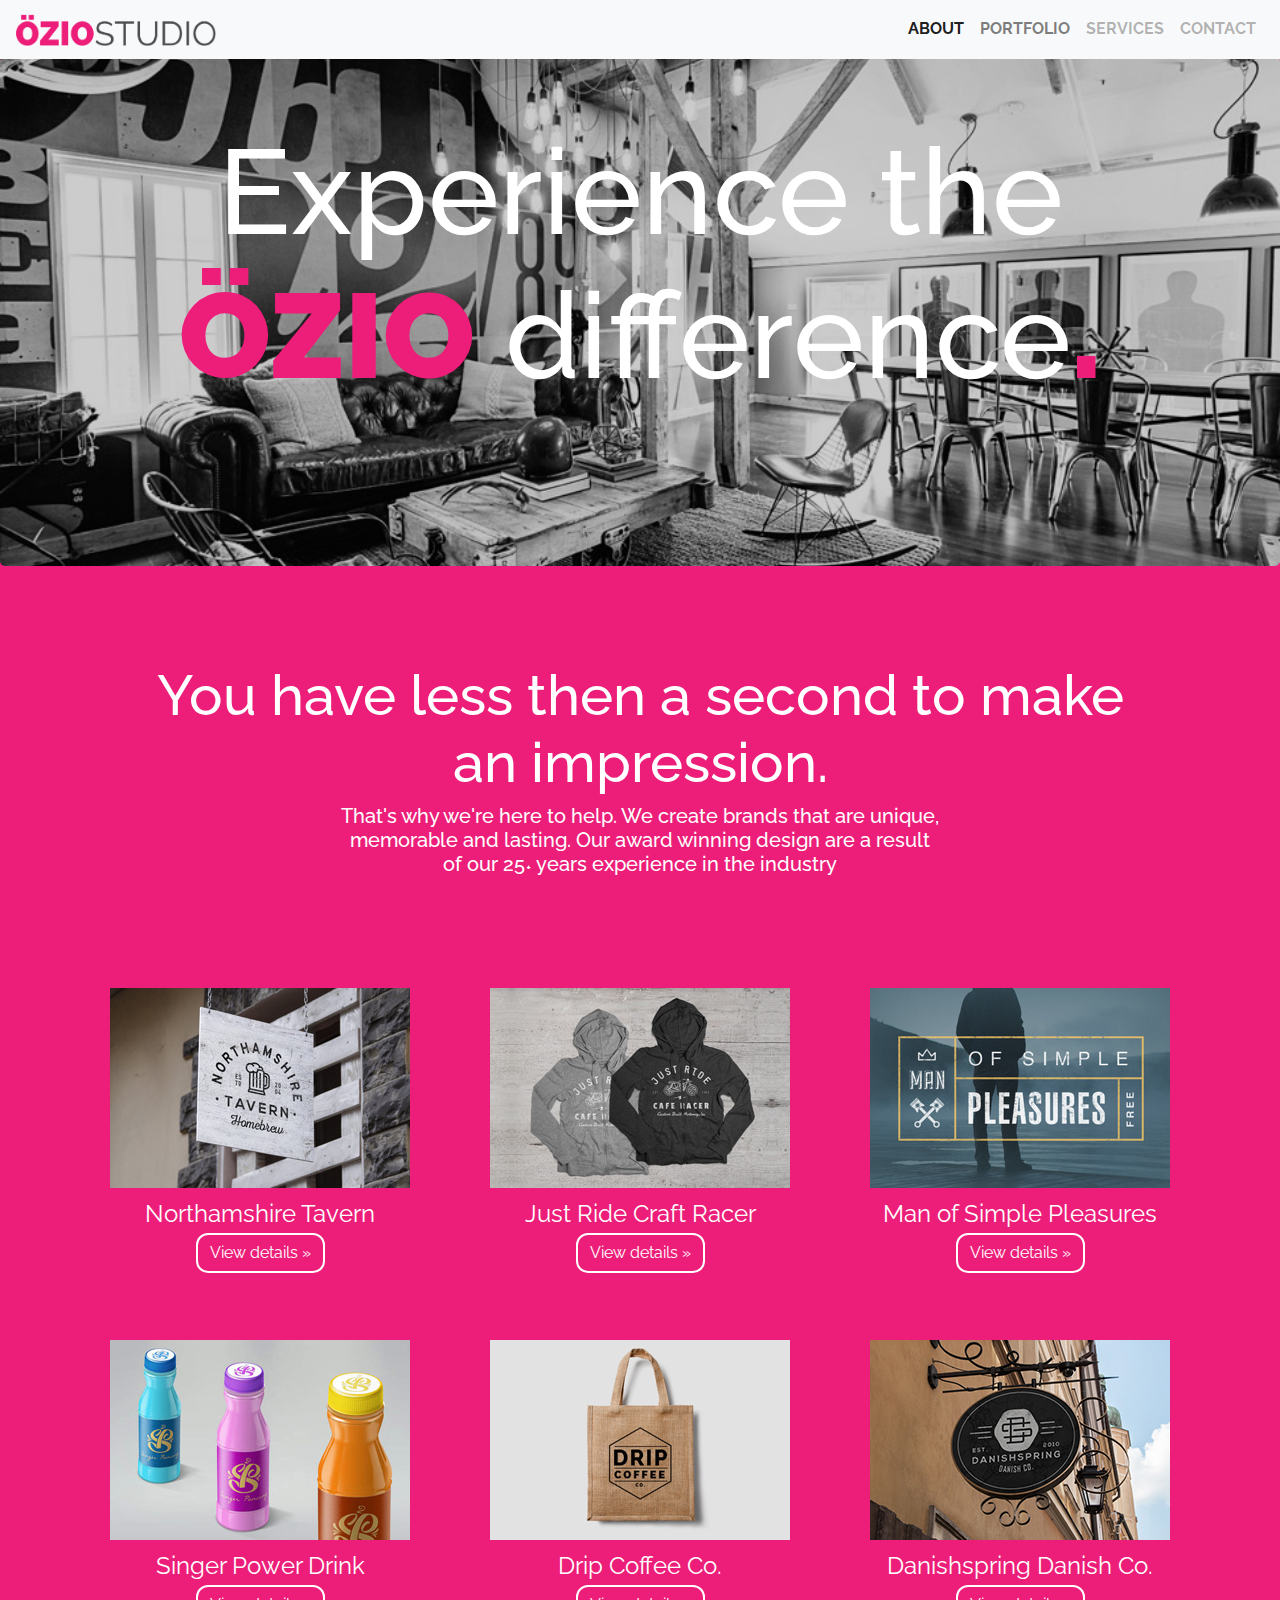
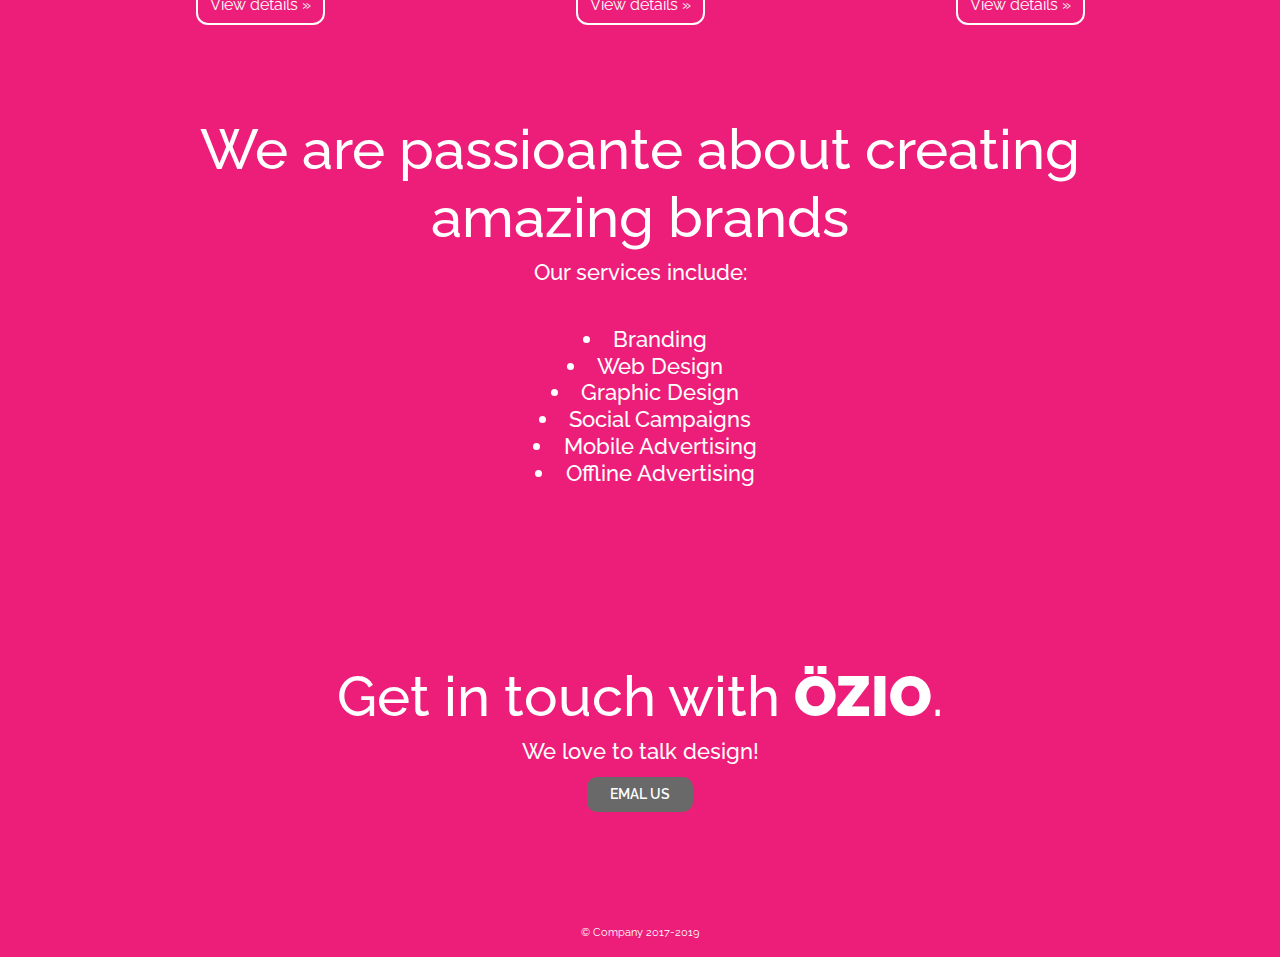
<file: index.htm>
<!DOCTYPE html>
<!-- saved from url=(0053)https://getbootstrap.com/docs/4.3/examples/jumbotron/ -->
<html lang="en"><head><meta http-equiv="Content-Type" content="text/html; charset=UTF-8">
    
    <meta name="viewport" content="width=device-width, initial-scale=1, shrink-to-fit=no">
    <meta name="description" content="">
    <meta name="author" content="Mark Otto, Jacob Thornton, and Bootstrap contributors">
    <meta name="generator" content="Jekyll v3.8.5">
    <title>Jumbotron Template · Bootstrap</title>

    <link rel="canonical" href="https://getbootstrap.com/docs/4.3/examples/jumbotron/">

    <!-- Bootstrap core CSS -->
    <link href="./assignmentone_files/bootstrap.min.css" rel="stylesheet" integrity="sha384-ggOyR0iXCbMQv3Xipma34MD+dH/1fQ784/j6cY/iJTQUOhcWr7x9JvoRxT2MZw1T" crossorigin="anonymous">
    
    <!-- Google Font -->
    <link href="https://fonts.googleapis.com/css?family=Raleway:400,700,900&display=swap" rel="stylesheet">
   
    <!-- Custom styles for this template -->
    <link href="./assignmentone_files/jumbotron.css" rel="stylesheet">
  </head>
  <body>
    <nav class="navbar navbar-expand-md navbar-light bg-light fixed-top">
  <a class="navbar-brand" href="https://getbootstrap.com/docs/4.3/examples/jumbotron/#">
        <img src="images/ozio-logo.png" width="200" />
        </a>
  <button class="navbar-toggler" type="button" data-toggle="collapse" data-target="#navbarsExampleDefault" aria-controls="navbarsExampleDefault" aria-expanded="false" aria-label="Toggle navigation">
    <span class="navbar-toggler-icon"></span>
  </button>

  <div class="collapse navbar-collapse" id="navbarsExampleDefault">
    <ul class="navbar-nav ml-auto">
      <li class="nav-item active">
        <a class="nav-link" href="https://getbootstrap.com/docs/4.3/examples/jumbotron/#">ABOUT <span class="sr-only">(current)</span></a>
      </li>
      <li class="nav-item">
        <a class="nav-link" href="https://getbootstrap.com/docs/4.3/examples/jumbotron/#">PORTFOLIO</a>
      </li>
      <li class="nav-item">
        <a class="nav-link disabled" href="https://getbootstrap.com/docs/4.3/examples/jumbotron/#">SERVICES</a>
      </li>
      <li class="nav-item">
        <a class="nav-link disabled" href="https://getbootstrap.com/docs/4.3/examples/jumbotron/#">CONTACT</a>
      </li>
    </ul>
  </div>
</nav>

<main role="main">

  <!-- Main jumbotron for a primary marketing message or call to action -->
  <div class="jumbotron hero-section">
    <div class="container">
      <h1 class="header">Experience the <strong class="textpink">ÖZIO</strong> difference<strong class ="textpink">.</strong>
        </h1>
    </div>
  </div>
    
  <!-- Main jumbotron for a primary marketing message or call to action -->
  <div class="jumbotron secondary-section">
    <div class="sub">
      <h2 class ="subtitle">You have less then a second to make <br> an impression.</h2>
      <h5 class ="subtext">That's why we're here to help. We create brands that are unique, <br> memorable and lasting. Our award winning design are a result <br> of our 25&#726; years experience in the industry </h5>
    </div>
  </div>

  <div class="container">
    <!-- Example row of columns -->
    <div class="row">
      <div class="col-md-4">
        <h2><img src ="images/nt_sign.jpg"></h2>
        <p>Northamshire Tavern </p>
        <p><a class="btn btn-secondary" href="https://getbootstrap.com/docs/4.3/examples/jumbotron/#" role="button">View details »</a></p>
      </div>
      <div class="col-md-4">
        <h2><img src ="images/jr_cafe.jpg"></h2>
        <p>Just Ride Craft Racer</p>
        <p><a class="btn btn-secondary" href="https://getbootstrap.com/docs/4.3/examples/jumbotron/#" role="button">View details »</a></p>
      </div>
      <div class="col-md-4">
        <h2><img src ="images/msp_image.jpg"></h2>
        <p>Man of Simple Pleasures</p>
        <p><a class="btn btn-secondary" href="https://getbootstrap.com/docs/4.3/examples/jumbotron/#" role="button">View details »</a></p>
      </div>
    </div>
  <!-- Example row of columns -->
    <div class="row">
      <div class="col-md-4">
        <h2><img src ="images/sp_bottle.jpg"></h2>
        <p>Singer Power Drink</p>
        <p><a class="btn btn-secondary" href="https://getbootstrap.com/docs/4.3/examples/jumbotron/#" role="button">View details »</a></p>
      </div>
      <div class="col-md-4">
        <h2><img src ="images/dc_bag.jpg"></h2>
        <p> Drip Coffee Co.</p>
        <p><a class="btn btn-secondary" href="https://getbootstrap.com/docs/4.3/examples/jumbotron/#" role="button">View details »</a></p>
      </div>
      <div class="col-md-4">
        <h2><img src="images/ds_sign.jpg"></h2>
        <p> Danishspring Danish Co.</p>
        <p><a class="btn btn-secondary" href="https://getbootstrap.com/docs/4.3/examples/jumbotron/#" role="button">View details »</a></p>
      </div>
    </div>

  </div> <!-- /container -->

  <!-- Main jumbotron for a primary marketing message or call to action -->
  <div class="jumbotron secondary-section">
    <div class="container">
      <h2>We are passioante about creating <br> amazing brands</h2>
      <h3> Our services include: <br> <list class ="listgroup"> <ul>
          
            <li>Branding</li>
            <li>Web Design</li>
             <li>Graphic Design</li>
             <li>Social Campaigns</li>
             <li>Mobile Advertising</li>
             <li>Offline Advertising</li>
          </ul>

          </list></h3>
    </div>
  </div>

  <!-- Main jumbotron for a primary marketing message or call to action -->
  <div class="jumbotron secondary-section">
    <div class="container">
      <h2>Get in touch with <bold class ="lastozio">ÖZIO</bold>.</h2>
      <h3>We love to talk design!</h3>
    <p> <Button type ="button" class ="btn-sm"> EMAL US</Button></p>
    </div>
  </div>

    
</main>

<footer class="footer">
  <p>© Company 2017-2019</p>
</footer>
<script src="./assignmentone_files/jquery-3.3.1.slim.min.js" integrity="sha384-q8i/X+965DzO0rT7abK41JStQIAqVgRVzpbzo5smXKp4YfRvH+8abtTE1Pi6jizo" crossorigin="anonymous"></script>
      <script>window.jQuery || document.write('<script src="/docs/4.3/assets/js/vendor/jquery-slim.min.js"><\/script>')</script><script src="./assignmentone_files/bootstrap.bundle.min.js" integrity="sha384-xrRywqdh3PHs8keKZN+8zzc5TX0GRTLCcmivcbNJWm2rs5C8PRhcEn3czEjhAO9o" crossorigin="anonymous"></script>

</body></html>
</file>
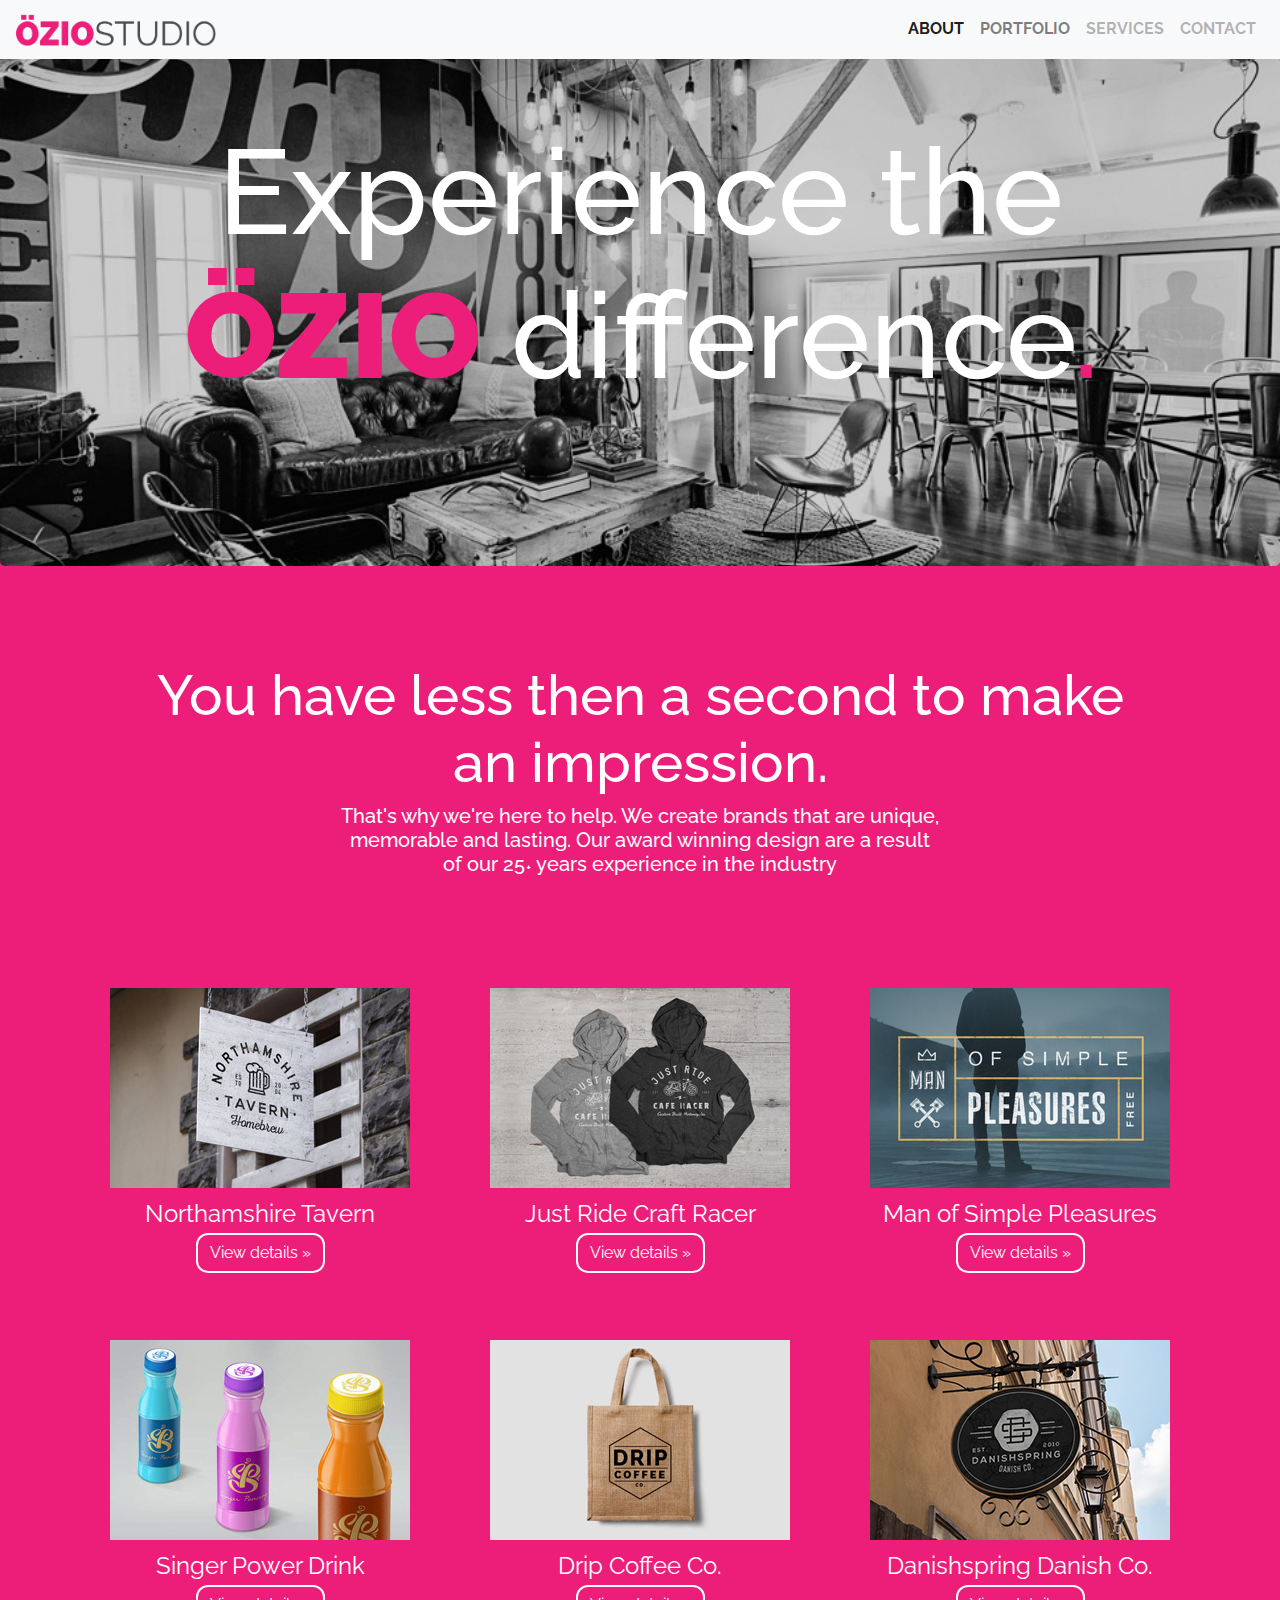
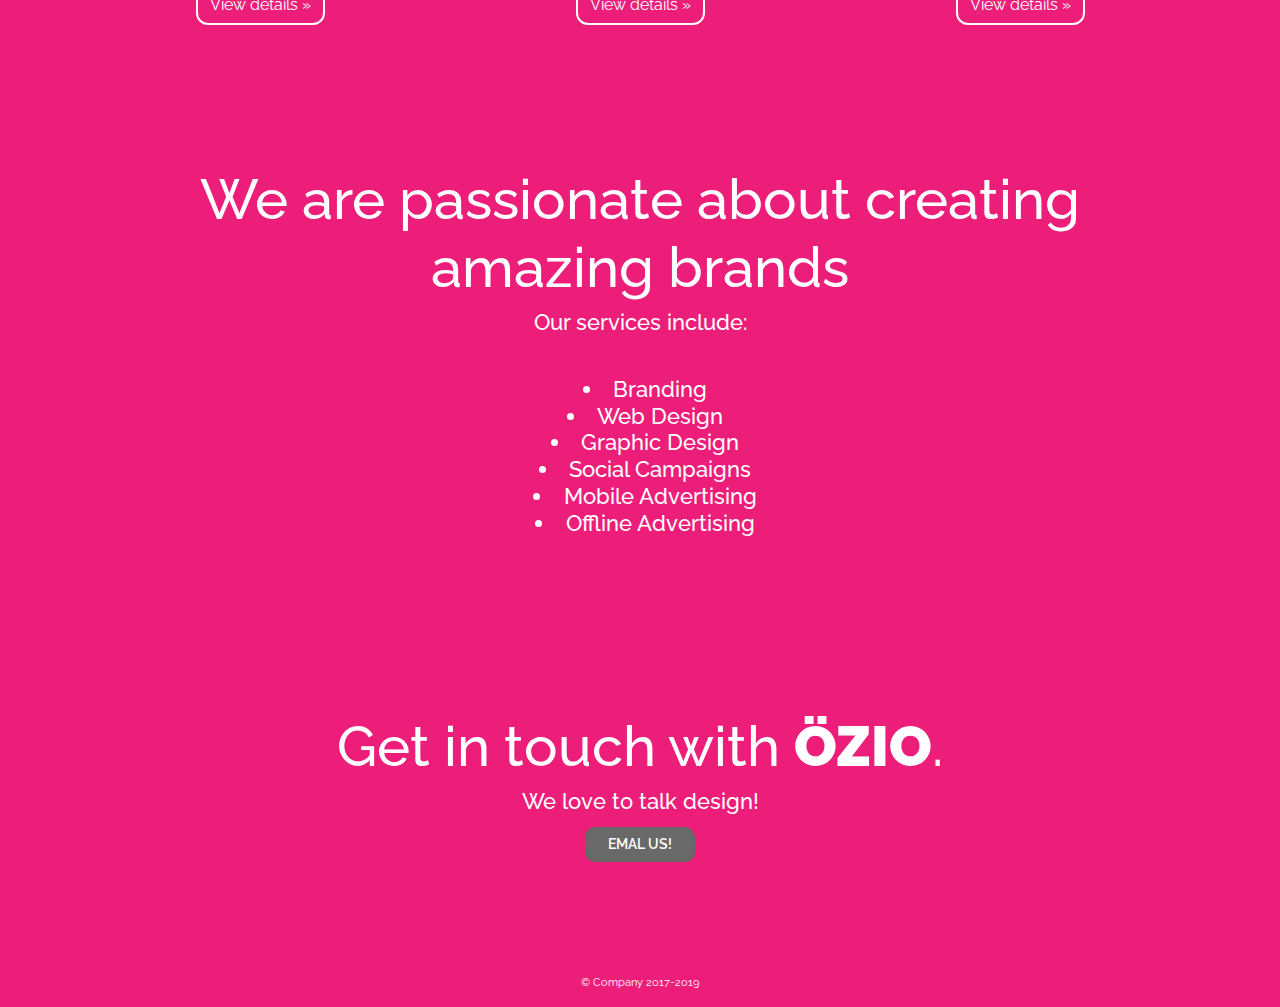
<file: index.html>
<!DOCTYPE html>
<!-- saved from url=(0053)https://getbootstrap.com/docs/4.3/examples/jumbotron/ -->
<html lang="en"><head><meta http-equiv="Content-Type" content="text/html; charset=UTF-8">
    
    <meta name="viewport" content="width=device-width, initial-scale=1, shrink-to-fit=no">
    <meta name="description" content="">
    <meta name="author" content="Mark Otto, Jacob Thornton, and Bootstrap contributors">
    <meta name="generator" content="Jekyll v3.8.5">
    <title>Jumbotron Template · Bootstrap</title>

    <link rel="canonical" href="https://getbootstrap.com/docs/4.3/examples/jumbotron/">

    <!-- Bootstrap core CSS -->
    <link href="./assignmentone_files/bootstrap.min.css" rel="stylesheet" integrity="sha384-ggOyR0iXCbMQv3Xipma34MD+dH/1fQ784/j6cY/iJTQUOhcWr7x9JvoRxT2MZw1T" crossorigin="anonymous">
    
    <!-- Google Font -->
    <link href="https://fonts.googleapis.com/css?family=Raleway:400,700,900&display=swap" rel="stylesheet">
   
    <!-- Custom styles for this template -->
    <link href="./assignmentone_files/jumbotron.css" rel="stylesheet">
  </head>
  <body>
    <nav class="navbar navbar-expand-md navbar-light bg-light fixed-top">
  <a class="navbar-brand" href="https://getbootstrap.com/docs/4.3/examples/jumbotron/#">
        <img src="images/ozio-logo.png" width="200" />
        </a>
  <button class="navbar-toggler" type="button" data-toggle="collapse" data-target="#navbarsExampleDefault" aria-controls="navbarsExampleDefault" aria-expanded="false" aria-label="Toggle navigation">
    <span class="navbar-toggler-icon"></span>
  </button>

  <div class="collapse navbar-collapse" id="navbarsExampleDefault">
    <ul class="navbar-nav ml-auto">
      <li class="nav-item active">
        <a class="nav-link" href="https://getbootstrap.com/docs/4.3/examples/jumbotron/#">ABOUT <span class="sr-only">(current)</span></a>
      </li>
      <li class="nav-item">
        <a class="nav-link" href="https://getbootstrap.com/docs/4.3/examples/jumbotron/#">PORTFOLIO</a>
      </li>
      <li class="nav-item">
        <a class="nav-link disabled" href="https://getbootstrap.com/docs/4.3/examples/jumbotron/#">SERVICES</a>
      </li>
      <li class="nav-item">
        <a class="nav-link disabled" href="https://getbootstrap.com/docs/4.3/examples/jumbotron/#">CONTACT</a>
      </li>
    </ul>
  </div>
</nav>

<main role="main">

  <!-- Main jumbotron for a primary marketing message or call to action -->
  <div class="jumbotron hero-section">
    <div class="container">
      <h1 class="header">Experience the <strong class="textpink">ÖZIO</strong> difference<strong class ="dot">.</strong>
        </h1>
    </div>
  </div>
    
  <!-- Main jumbotron for a primary marketing message or call to action -->
  <div class="jumbotron secondary-section">
    <div class="sub">
      <h2 class ="subtitle">You have less then a second to make <br> an impression.</h2>
      <h5 class ="subtext">That's why we're here to help. We create brands that are unique, <br> memorable and lasting. Our award winning design are a result <br> of our 25&#726; years experience in the industry </h5>
    </div>
  </div>

  <div class="container">
    <!-- Example row of columns -->
    <div class="row">
      <div class="col-md-4">
        <h2><img src ="images/nt_sign.jpg"></h2>
        <p>Northamshire Tavern </p>
        <p><a class="btn btn-secondary" href="https://getbootstrap.com/docs/4.3/examples/jumbotron/#" role="button">View details »</a></p>
      </div>
      <div class="col-md-4">
        <h2><img src ="images/jr_cafe.jpg"></h2>
        <p>Just Ride Craft Racer</p>
        <p><a class="btn btn-secondary" href="https://getbootstrap.com/docs/4.3/examples/jumbotron/#" role="button">View details »</a></p>
      </div>
      <div class="col-md-4">
        <h2><img src ="images/msp_image.jpg"></h2>
        <p>Man of Simple Pleasures</p>
        <p><a class="btn btn-secondary" href="https://getbootstrap.com/docs/4.3/examples/jumbotron/#" role="button">View details »</a></p>
      </div>
    </div>
  <!-- Example row of columns -->
    <div class="row">
      <div class="col-md-4">
        <h2><img src ="images/sp_bottle.jpg"></h2>
        <p>Singer Power Drink</p>
        <p><a class="btn btn-secondary" href="https://getbootstrap.com/docs/4.3/examples/jumbotron/#" role="button">View details »</a></p>
      </div>
      <div class="col-md-4">
        <h2><img src ="images/dc_bag.jpg"></h2>
        <p> Drip Coffee Co.</p>
        <p><a class="btn btn-secondary" href="https://getbootstrap.com/docs/4.3/examples/jumbotron/#" role="button">View details »</a></p>
      </div>
      <div class="col-md-4">
        <h2><img src="images/ds_sign.jpg"></h2>
        <p> Danishspring Danish Co.</p>
        <p><a class="btn btn-secondary" href="https://getbootstrap.com/docs/4.3/examples/jumbotron/#" role="button">View details »</a></p>
      </div>
    </div>

  </div> <!-- /container -->

  <!-- Main jumbotron for a primary marketing message or call to action -->
  <div class="jumbotron secondary-section">
    <div class="passion">
      <h2>We are passionate about creating <br> amazing brands</h2>
      <h3> Our services include: <br> <list class ="listgroup"> <ul>
          
            <li>Branding</li>
            <li>Web Design</li>
             <li>Graphic Design</li>
             <li>Social Campaigns</li>
             <li>Mobile Advertising</li>
             <li>Offline Advertising</li>
          </ul>

          </list></h3>
    </div>
  </div>

  <!-- Main jumbotron for a primary marketing message or call to action -->
  <div class="jumbotron secondary-section">
    <div class="container">
      <h2>Get in touch with <bold class ="lastozio">ÖZIO</bold>.</h2>
      <h3>We love to talk design!</h3>
    <p> <Button type ="button" class ="btn-sm"> EMAL US! </Button></p>
    </div>
  </div>

    
</main>

<footer class="footer">
  <p>© Company 2017-2019</p>
</footer>
<script src="./assignmentone_files/jquery-3.3.1.slim.min.js" integrity="sha384-q8i/X+965DzO0rT7abK41JStQIAqVgRVzpbzo5smXKp4YfRvH+8abtTE1Pi6jizo" crossorigin="anonymous"></script>
      <script>window.jQuery || document.write('<script src="/docs/4.3/assets/js/vendor/jquery-slim.min.js"><\/script>')</script><script src="./assignmentone_files/bootstrap.bundle.min.js" integrity="sha384-xrRywqdh3PHs8keKZN+8zzc5TX0GRTLCcmivcbNJWm2rs5C8PRhcEn3czEjhAO9o" crossorigin="anonymous"></script>

</body></html>
</file>
<file: assignmentone_files/jumbotron.css>
/* Move down content because we have a fixed navbar that is 3.5rem tall */


.nav-link{
    font-weight: bolder;

}

body {
    padding-top: 3.5rem;
    font-family: 'Raleway', sans-serif;
    background-color: #ed1e79;
    
}


b,strong {
    font-weight: 900;
}


.jumbotron{
    background:none;
}

.hero-section{
    background-image:url('../images/ozio_office_bw.jpg');
    background-size: cover;
    background-repeat: no-repeat;
    background-position: 80%;
    color: white;
    padding-bottom: 150px;
    
}

.textpink{
    color: #ed1e79;
 
}

.dot{
      color: #ed1e79;
    font-size: 4.5rem;
}


.header {
    font-size: 7.5rem;
    text-align: center;
}


    
main{
    background-color: #ed1e79;
    
}

.sub{
    text-align:center;
    color: white;
}

h2{
    text-align: center;
    color: white;
    font-size: 3.5rem;
}
p{
    color: white;
    font-size: 1.5rem;
    text-align: center;
}
.listgroup{
    
    display: block;
    list-style-type: disc;
    list-style-position: inside;
    position: relative;
    margin-top: 40px;
    left: -15px;
     
}


.btn-secondary{
    background-color : #ed1e79;
    border: 2px solid white;
    border-radius: 12px;
    margin-top: -30px;
}

.btn-secondary:hover{
    background-color: white;
    color: black;
    border-color: white;
}
.passion{
    margin-top: 50px;
}

.row{
    margin-top: 40px;
}

h3{
    text-align: center;
    color: white;
    font-size: 1.4rem;
}


.lastozio{
    font-weight: 900;
}
  
.btn-sm{
    
    background-color: #696969;
    border: 3px solid #696969;
    border-left-width: 15px;
    border-right-width: 15px;
    border-radius: 10px;
    color: white;
    font-weight: 600;
}


.footer p{
    text-align: center;
    font-size: 0.7rem;
}
</file>
